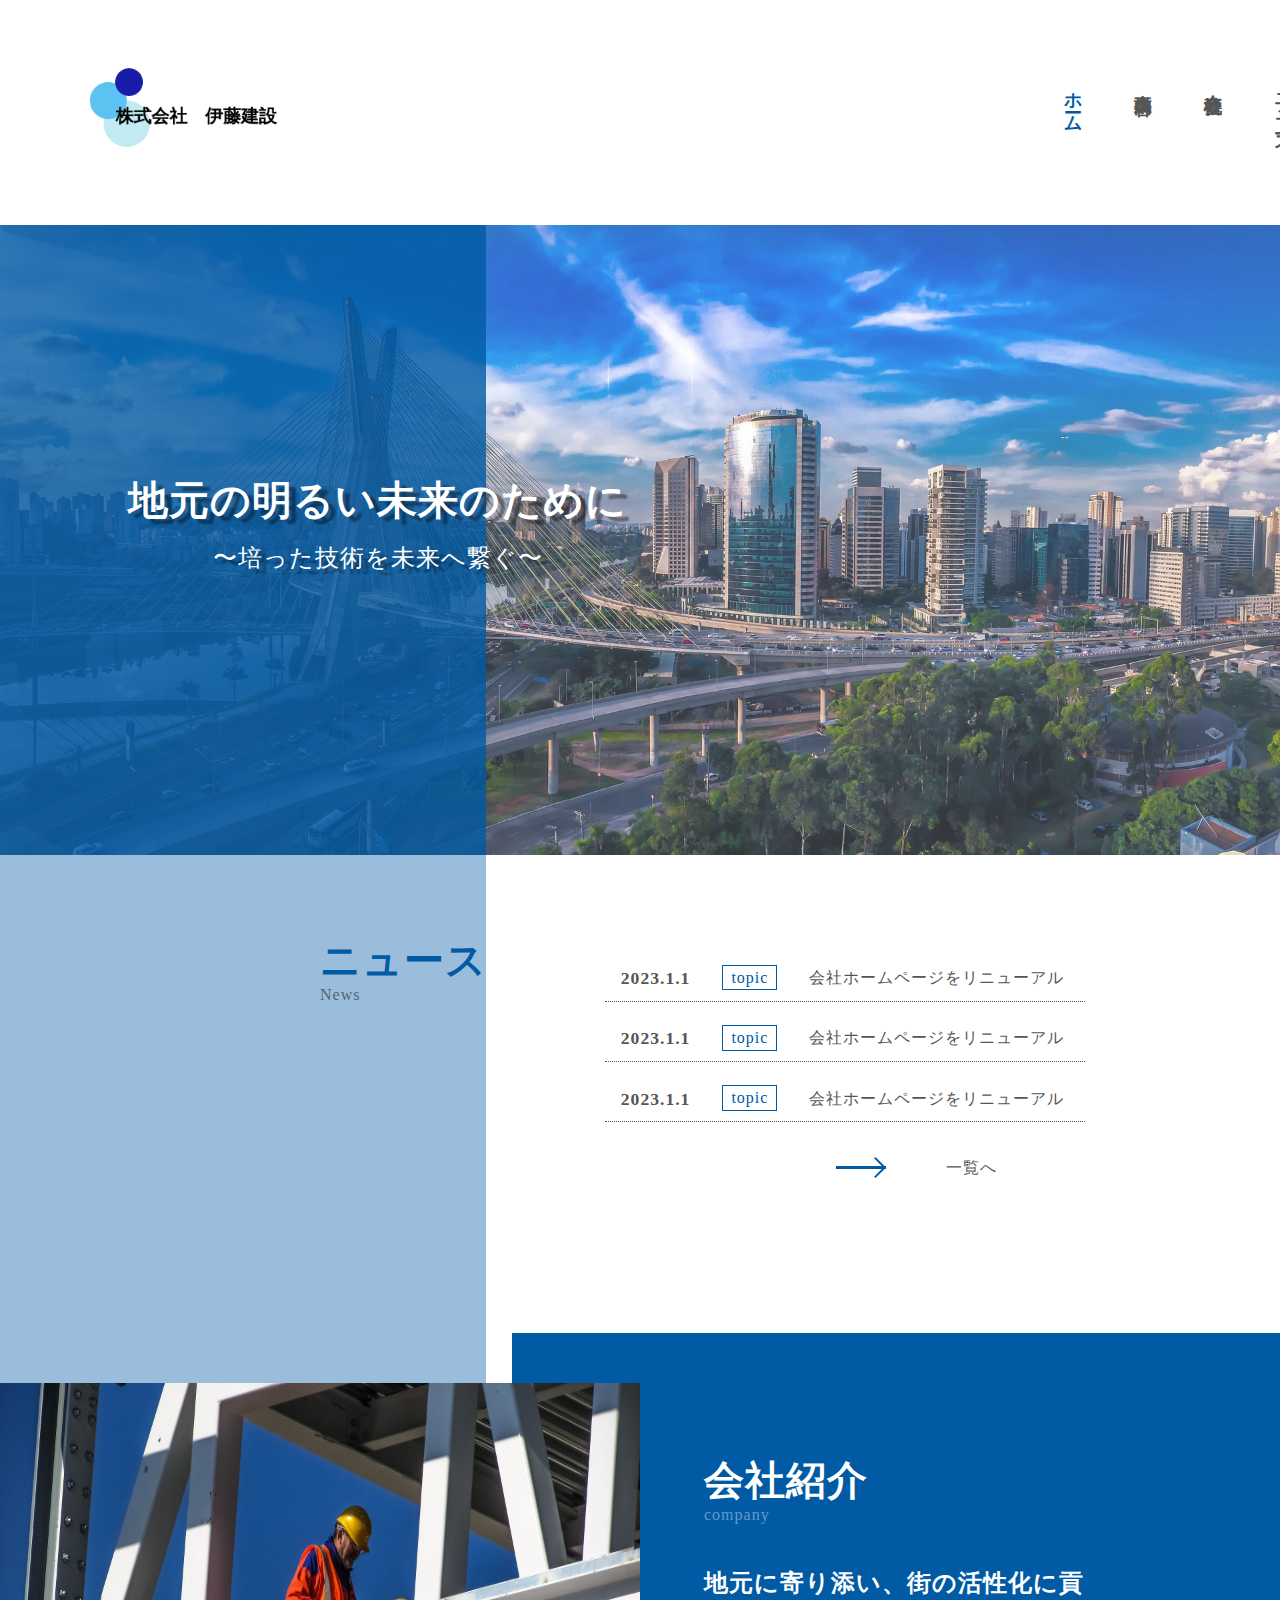
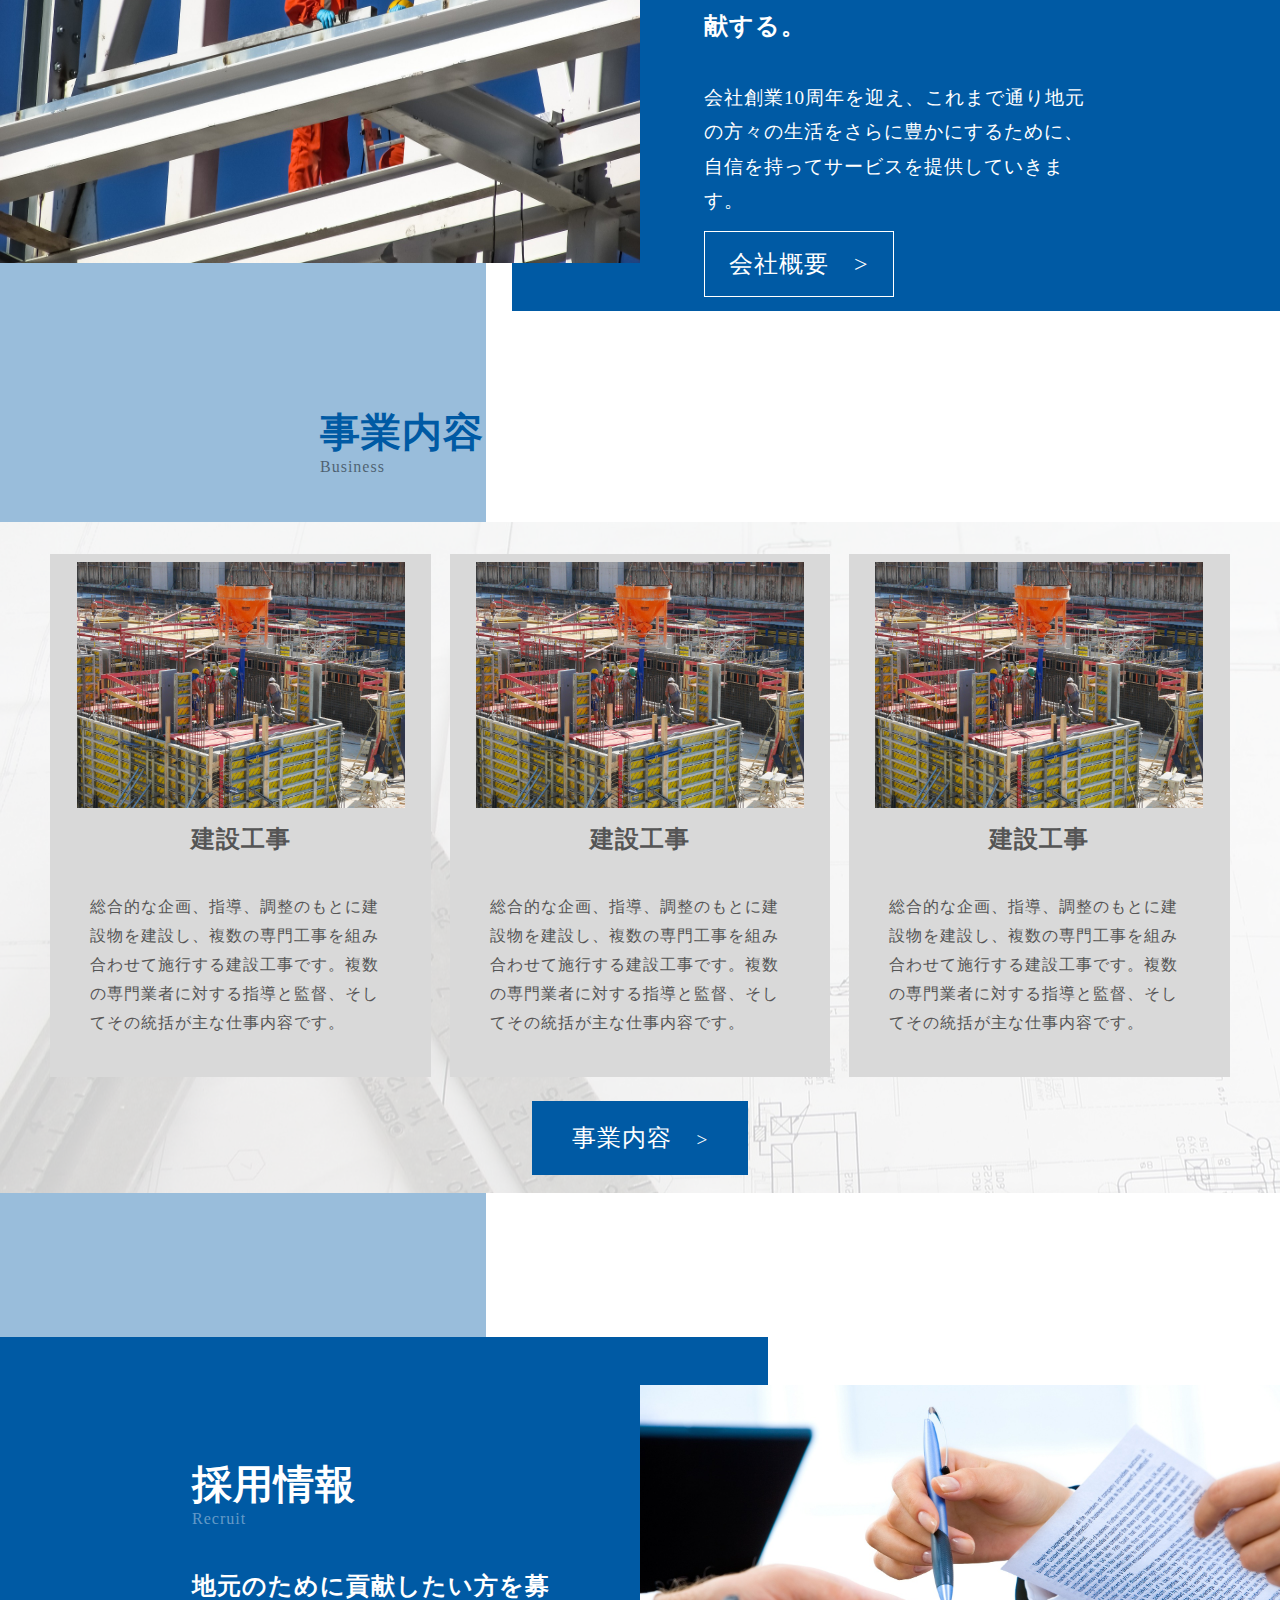
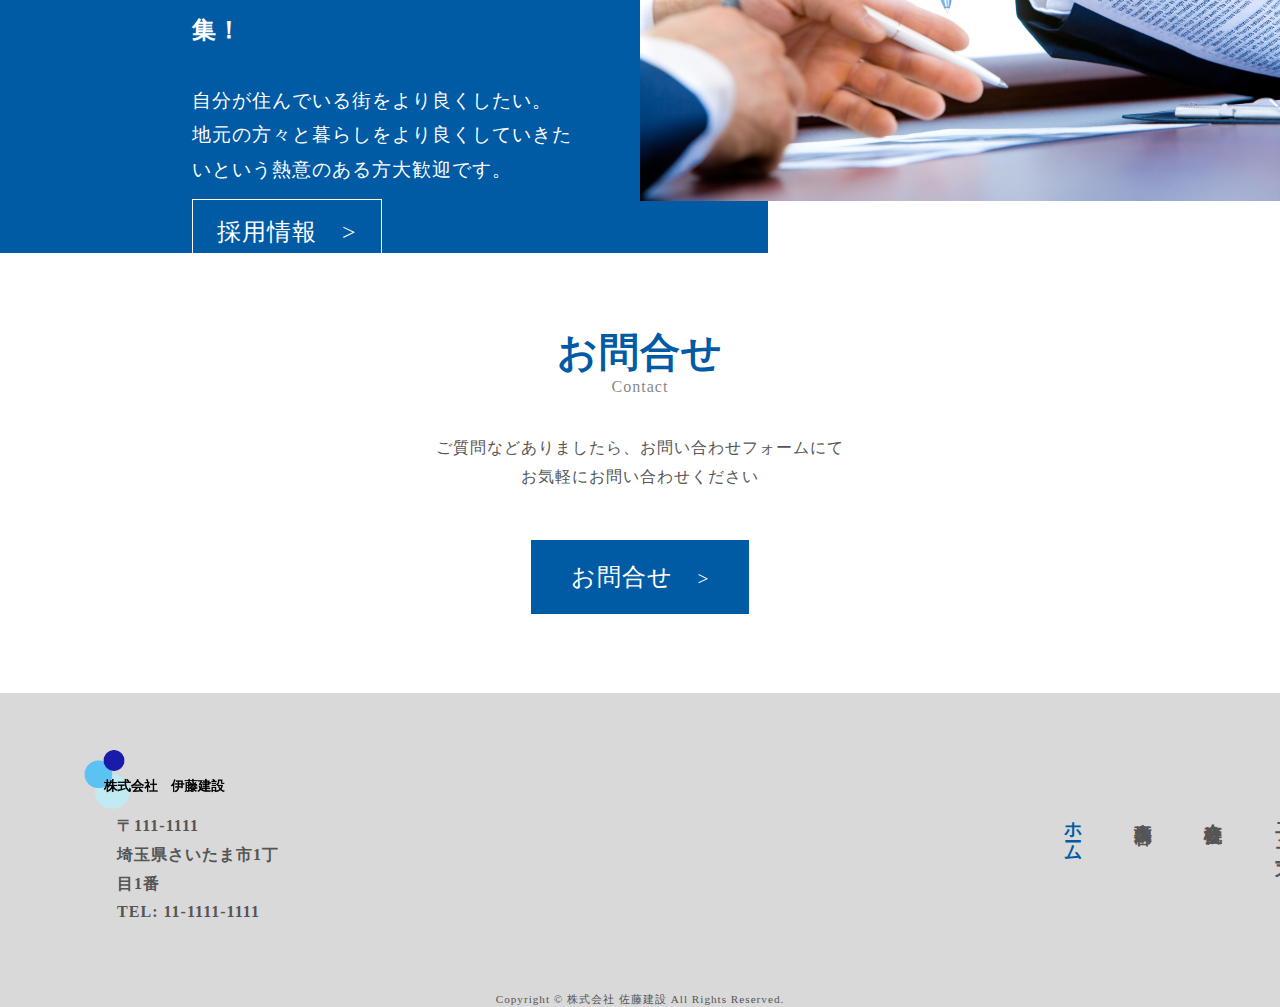
<file: index.html>
<!DOCTYPE html>
<html>
<head>
  <meta charset="UTF-8">
  <title>株式会社　伊藤建設</title>
  <meta name="description"
    content="【株式会社　伊藤建設】地元の未来、発展のために誠意を持ってサービスを提供しています。新築工事、リフォーム、外壁改修などお客様のニーズに全力でお答えします。">
  <meta name="keyword" content="建設、新築工事、リフォーム、外壁改修">
  <meta name="viewport" content="width=device-width, initial-scale=1.0">
  <meta property="og:url" content="https://ito-kensetsu.com">
  <meta property="og:type" content="website">
  <meta property="og:title" content="株式会社　伊藤建設">
  <meta property="og:description"
    content="【株式会社　伊藤建設】地元の未来、発展のために誠意を持ってサービスを提供しています。新築工事、リフォーム、外壁改修などお客様のニーズに全力でお答えします。">
  <meta property="og:image" content="https://ito-kensetsu.com/img/logo.png">
  <link rel="icon" href="favicon.png">
  <link rel="apple-touch-icon" sizes="180×180" href="img/logo.png">
  <link rel="stylesheet" type="text/css" href="css/reset.css">
  <link rel="stylesheet" type="text/css" href="css/common-main.css">
  <link rel="stylesheet" type="text/css" href="css/index.css">
</head>
<body>
  <header class="header" id="header">
    <div class="header-wrapper">
      <div class="header-wrapper__top">
        <div class="header-wrapper__top__logo">
          <a href="/">
            <img src="img/logo.png" alt="ロゴ画像">
          </a>
        </div>
        <nav class="header-wrapper__top__nav">
          <ul class="header-wrapper__top__nav__list">
            <li class="header-wrapper__top__nav__block__list__item">
              <a href="#" class="color">ホーム</a>
            </li>
            <li class="header-wrapper__top__nav__block__list__item">
              <a href="html/business.html">事業内容</a>
            </li>
            <li class="header-wrapper__top__nav__block__list__item">
              <a href="html/company.html">会社概要</a>
            </li>
            <li class="header-wrapper__top__nav__block__list__item">
              <a href="html/news.html">ニュース</a>
            </li>
            <li class="header-wrapper__top__nav__block__list__item">
              <a href="html/recruit.html">採用情報</a>
            </li>
          </ul>
        </nav>
      </div>
    </div>
  </header>
  <main>
    <section class="top" id="top">
      <div class="top-wrapper section __bg __bg__left">
        <div class="top-wrapper__ttl">
          <h1>地元の明るい未来のために</h1>
          <p>〜培った技術を未来へ繋ぐ〜</p>
        </div>
      </div>
    </section>
    <section class="news" id="news">
      <div class="news-wrapper">
        <div class="news-wrapper__left">
          <div class="news-wrapper__left__con">
            <h2 class="ttl">ニュース</h2>
            <small>News</small>
          </div>
        </div>
        <div class="news-wrapper__right">
          <div class="news-wrapper__right__con">
            <div class="news-wrapper__right__con__item">
              <p class="date">2023.1.1</p>
              <p><span>topic</span></p>
              <p>会社ホームページをリニューアル</p>
            </div>
            <div class="news-wrapper__right__con__item">
              <p class="date">2023.1.1</p>
              <p><span>topic</span></p>
              <p>会社ホームページをリニューアル</p>
            </div>
            <div class="news-wrapper__right__con__item">
              <p class="date">2023.1.1</p>
              <p><span>topic</span></p>
              <p>会社ホームページをリニューアル</p>
            </div>
            <div class="news-wrapper__right__con__btn">
              <a href="html/news.html">
                <span>一覧へ</span>
              </a>
          </div>
          </div>
        </div>
      </div>
    </section>
    <section class="company" id="company">
      <div class="company-wrapper">
        <div class="company-wrapper__block">
          <div class="company-wrapper__block__left__img">
            <img src="img/worker-img.jpg" alt="ワーカーの画像">
          </div>
          <div class="company-wrapper__block__right">
            <div class="company-wrapper__block__right__con">
              <div class="company-wrapper__block__right__con__txt">
                <h2 class="ttl">会社紹介</h2>
                <small>company</small>
                <h3>地元に寄り添い、街の活性化に貢献する。</h3>
                <p>会社創業10周年を迎え、これまで通り地元の方々の生活をさらに豊かにするために、自信を持ってサービスを提供していきます。</p>
                <div class="company-wrapper__block__right__btn">
                  <a href="html/company.html" class="btn__white">会社概要&emsp;<span>></span></a>
                </div>
              </div>
            </div>
          </div>
        </div>
      </div>
    </section>
    <section class="business" id="business">
      <div class="business-wrapper">
        <div class="business-wrapper__top">
          <h2 class="ttl">事業内容</h2>
          <small>Business</small>
        </div>
        <div class="business-wrapper__block">
          <div class="business-wrapper__block__con">
            <div class="business-wrapper__block__con__items">
              <div class="business-wrapper__block__con__item">
                <img src="img/construction-img.jpg" alt="工事現場の画像">
                <h2>建設工事</h2>
                <p>
                  総合的な企画、指導、調整のもとに建設物を建設し、複数の専門工事を組み合わせて施行する建設工事です。複数の専門業者に対する指導と監督、そしてその統括が主な仕事内容です。
                </p>
              </div>
              <div class="business-wrapper__block__con__item">
                <img src="img/construction-img.jpg" alt="工事現場の画像">
                <h2>建設工事</h2>
                <p>
                  総合的な企画、指導、調整のもとに建設物を建設し、複数の専門工事を組み合わせて施行する建設工事です。複数の専門業者に対する指導と監督、そしてその統括が主な仕事内容です。
                </p>
              </div>
              <div class="business-wrapper__block__con__item">
                <img src="img/construction-img.jpg" alt="工事現場の画像">
                <h2>建設工事</h2>
                <p>
                  総合的な企画、指導、調整のもとに建設物を建設し、複数の専門工事を組み合わせて施行する建設工事です。複数の専門業者に対する指導と監督、そしてその統括が主な仕事内容です。
                </p>
              </div>
            </div>
            <div class="business-wrapper__block__con__btn">
              <a href="html/business.html" class="btn__blue">事業内容&emsp;<span>></span></a>
            </div>
          </div>
        </div>
      </div>
    </section>
    <section class="recruit" id="recruit">
      <div class="recruit-wrapper">
        <div class="recruit-wrapper__block">
          <div class="recruit-wrapper__block__left">
            <div class="recruit-wrapper__block__left__con">
              <div class="recruit-wrapper__block__left__con__txt">
                <h2 class="ttl">採用情報</h2>
                <small>Recruit</small>
                <h3>地元のために貢献したい方を募集！</h3>
                <p>自分が住んでいる街をより良くしたい。
                地元の方々と暮らしをより良くしていきたいという熱意のある方大歓迎です。</p>
                <div class="recruit-wrapper__block__left__btn">
                  <a href="html/recruit.html" class="btn__white">採用情報&emsp;<span>></span></a>
                </div>
              </div>
            </div>
          </div>
          <div class="recruit-wrapper__block__right__img">
            <img src="img/Recruit-img.jpg" alt="話し合いの画像">
          </div>
        </div>
      </div>
    </section>
    <section class="contact" id="contact">
      <div class="contact-wrapper">
        <h2 class="ttl">お問合せ</h2>
        <small>Contact</small>
        <p>ご質問などありましたら、お問い合わせフォームにて<br>お気軽にお問い合わせください</p>
        <div class="contact-wrapper__block__con__btn">
          <a href="#" class="btn__blue">お問合せ&emsp;<span>></span></a>
        </div>
      </div>
    </section>
  </main>
  <footer class="footer" id="footer">
    <div class="footer-wrapper">
      <div class="footer-wrapper__top">
        <div class="footer-wrapper__top__logo">
          <a href="/">
            <img src="img/logo.png" alt="ロゴ画像">
          </a>
          <div class="footer-wrapper__add">
            <p>〒111-1111<br>埼玉県さいたま市1丁目1番<br>TEL: 11-1111-1111</p>
          </div>
        </div>
        <nav class="footer-wrapper__top__nav">
          <ul class="footer-wrapper__top__nav__list">
            <li class="footer-wrapper__top__nav__block__list__item">
              <a href="#" class="color">ホーム</a>
            </li>
            <li class="footer-wrapper__top__nav__block__list__item">
              <a href="html/business.html">事業内容</a>
            </li>
            <li class="footer-wrapper__top__nav__block__list__item">
              <a href="html/company.html">会社概要</a>
            </li>
            <li class="footer-wrapper__top__nav__block__list__item">
              <a href="html/news.html">ニュース</a>
            </li>
            <li class="footer-wrapper__top__nav__block__list__item">
              <a href="html/recruit.html">採用情報</a>
            </li>
          </ul>
        </nav>
      </div>
      <div class="footer__txt">
        <p>Copyright © 株式会社 佐藤建設 All Rights Reserved.</p>
      </div>
    </div>
  </footer>
</body>
</html>
</file>
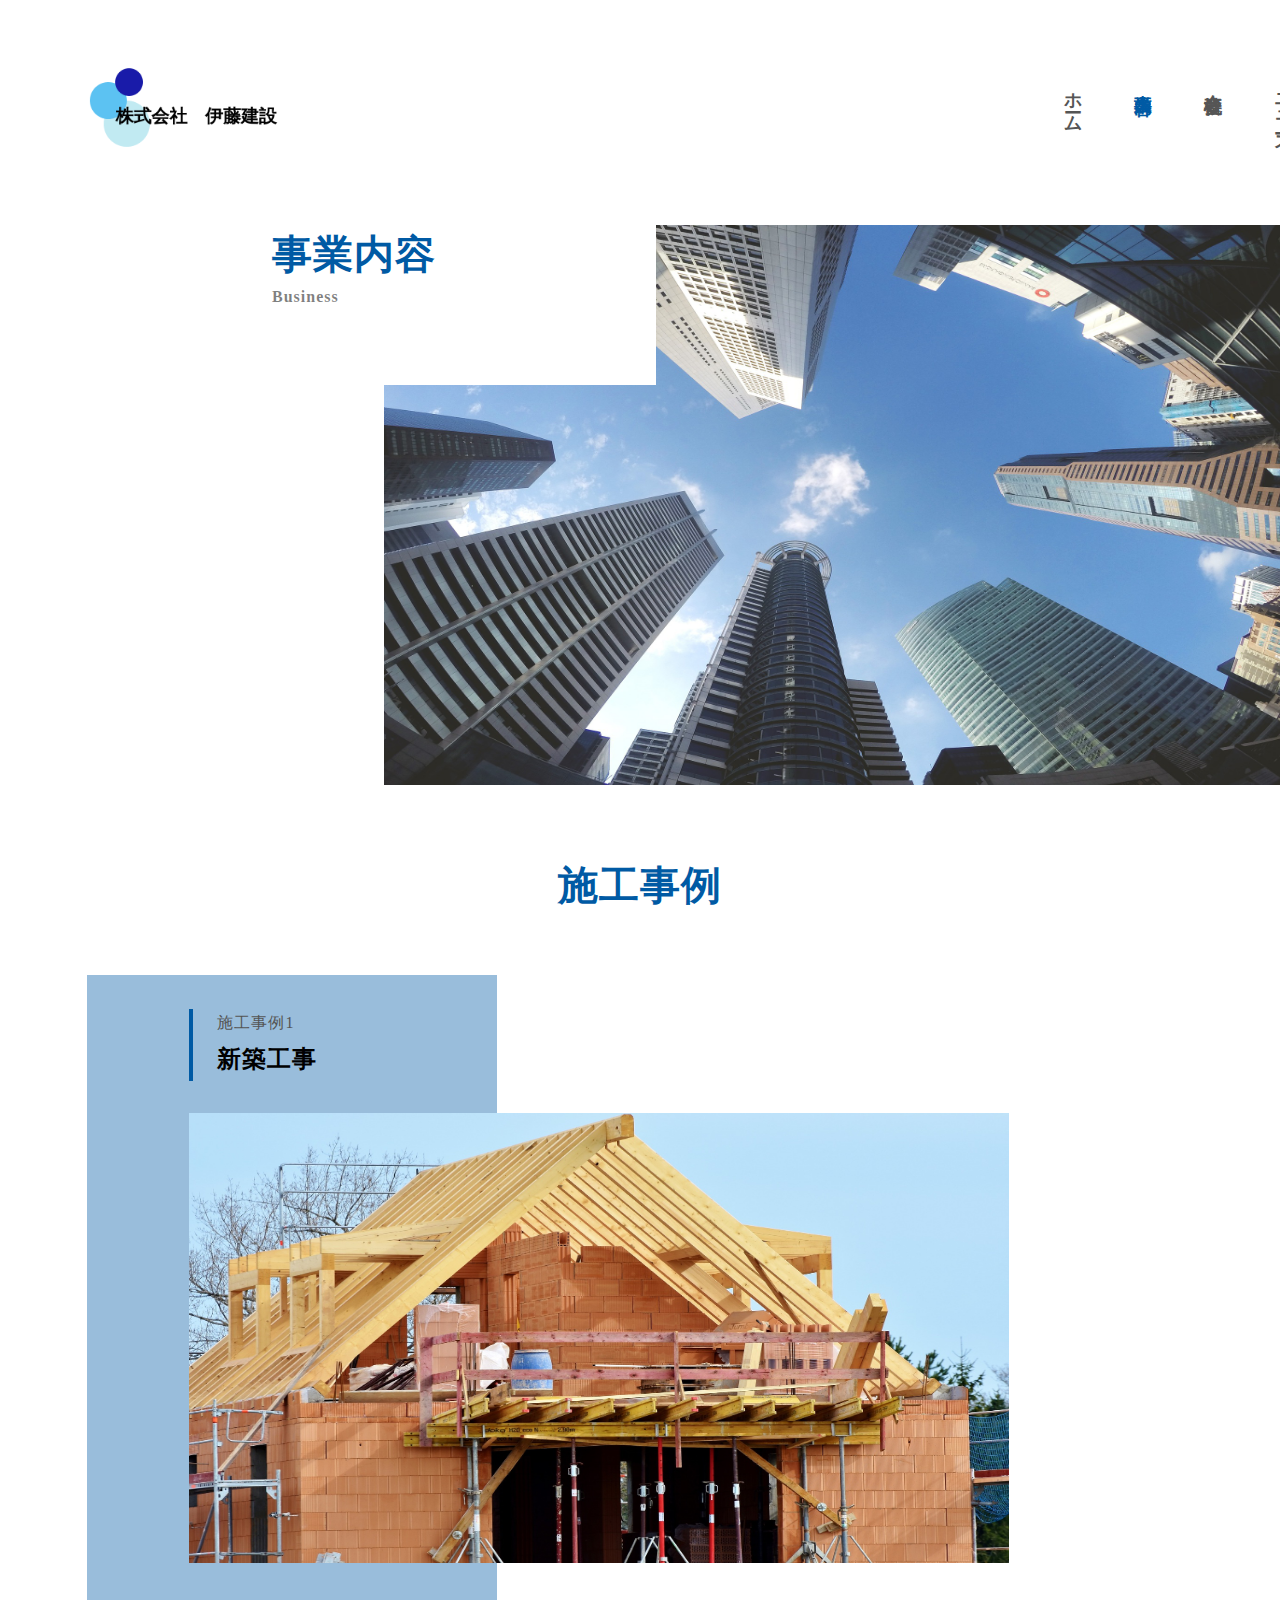
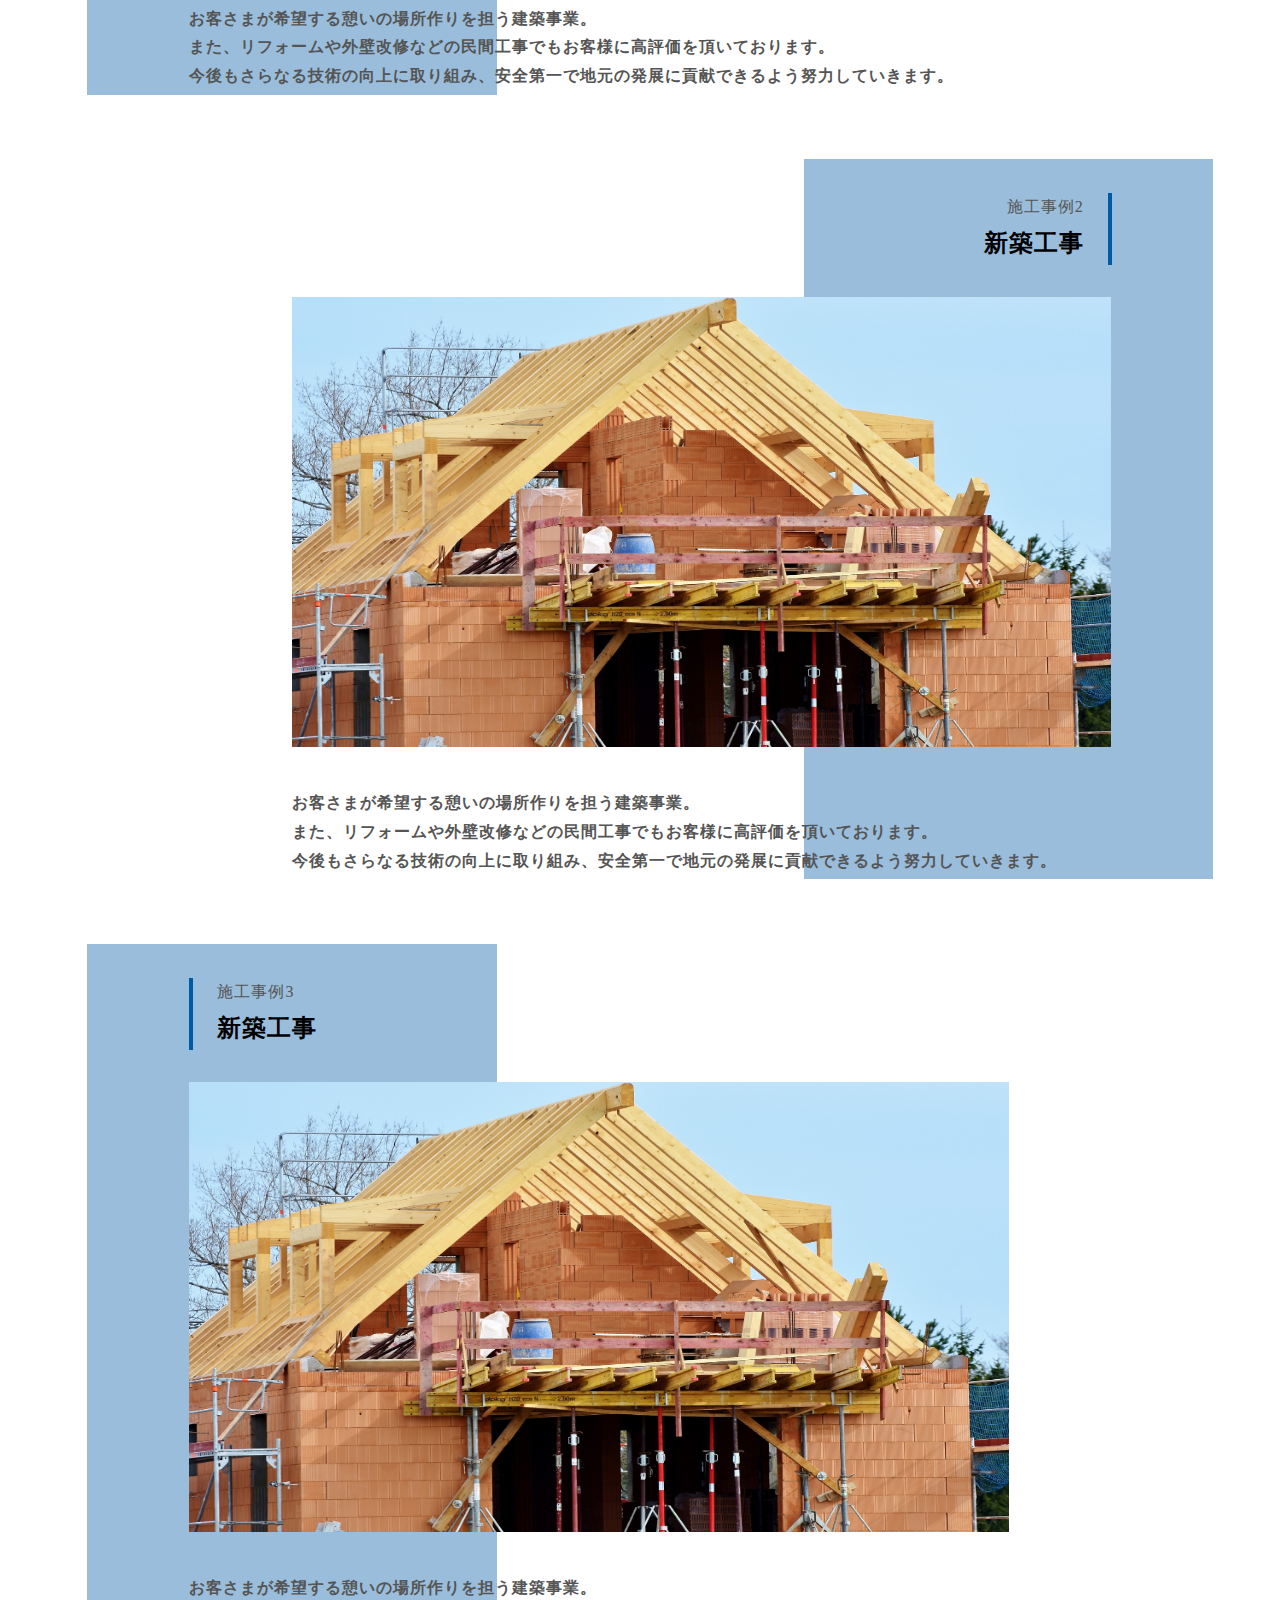
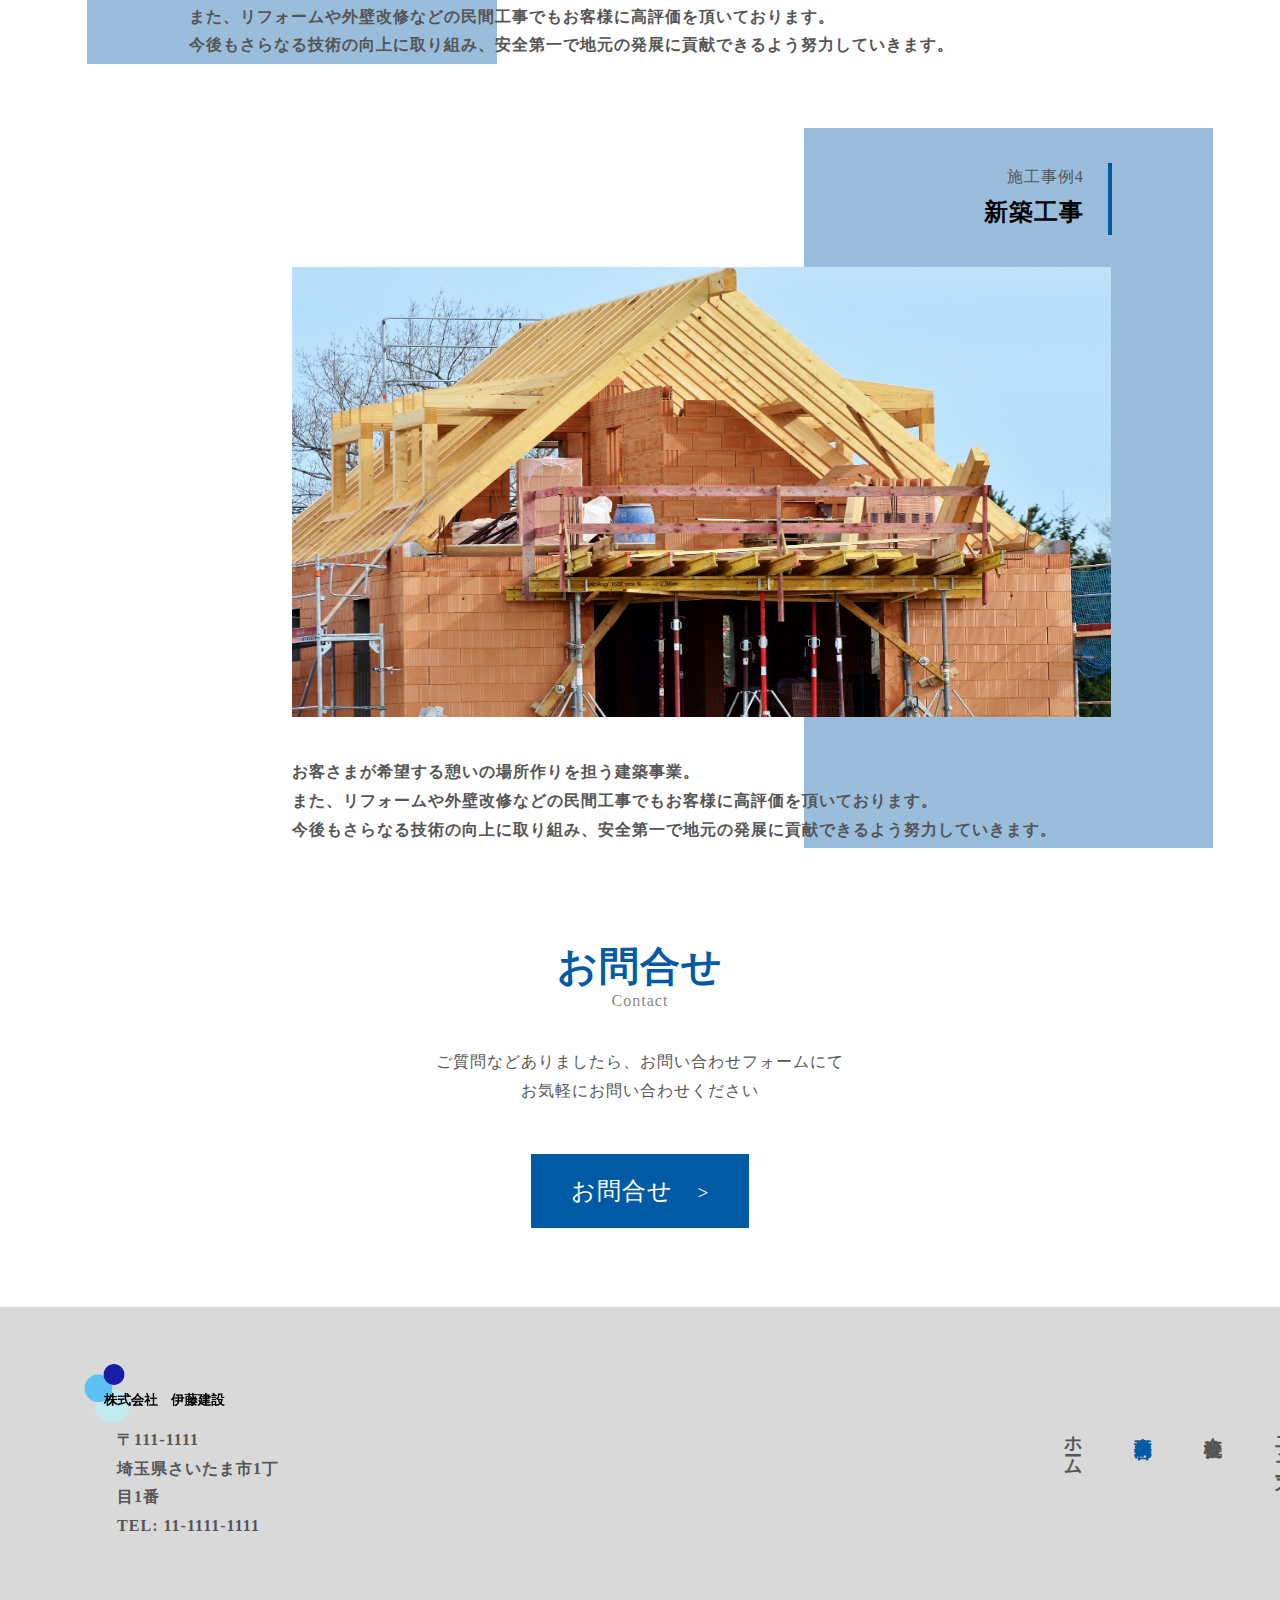
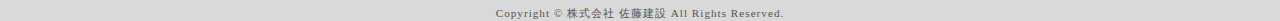
<file: html/business.html>
<!DOCTYPE html>
<html>
<head>
  <meta charset="UTF-8">
  <title>株式会社　伊藤建設</title>
  <meta name="description" content="【株式会社　伊藤建設】地元の未来、発展のために誠意を持ってサービスを提供しています。新築工事、リフォーム、外壁改修などお客様のニーズに全力でお答えします。">
  <meta name="keyword" content="建設、新築工事、リフォーム、外壁改修">
  <meta name="viewport" content="width=device-width, initial-scale=1.0">
  <meta property="og:url" content="https://ito-kensetsu.com">
  <meta property="og:type" content="website">
  <meta property="og:title" content="株式会社　伊藤建設">
  <meta property="og:description"
    content="【株式会社　伊藤建設】地元の未来、発展のために誠意を持ってサービスを提供しています。新築工事、リフォーム、外壁改修などお客様のニーズに全力でお答えします。">
  <meta property="og:image" content="https://ito-kensetsu.com/img/logo.png">
  <link rel="icon" href="../favicon.png">
  <link rel="apple-touch-icon" sizes="180×180" href="../img/logo.png">
  <link rel="stylesheet" type="text/css" href="../css/reset.css">
  <link rel="stylesheet" type="text/css" href="../css/common-main.css">
  <link rel="stylesheet" type="text/css" href="../css/common-sub.css">
  <link rel="stylesheet" type="text/css" href="../css/business.css">
</head>
<body>
  <header class="header" id="header">
    <div class="header-wrapper">
      <div class="header-wrapper__top">
        <div class="header-wrapper__top__logo">
          <a href="/">
            <img src="../img/logo.png" alt="ロゴ画像">
          </a>
        </div>
        <nav class="header-wrapper__top__nav">
          <ul class="header-wrapper__top__nav__list">
            <li class="header-wrapper__top__nav__block__list__item">
              <a href="../index.html">ホーム</a>
            </li>
            <li class="header-wrapper__top__nav__block__list__item">
              <a href="business.html" class="color">事業内容</a>
            </li>
            <li class="header-wrapper__top__nav__block__list__item">
              <a href="company.html">会社概要</a>
            </li>
            <li class="header-wrapper__top__nav__block__list__item">
              <a href="news.html">ニュース</a>
            </li>
            <li class="header-wrapper__top__nav__block__list__item">
              <a href="recruit.html">採用情報</a>
            </li>
          </ul>
        </nav>
      </div>
    </div>
    <div class="wrapper__top">
      <div class="top__wrapper">
        <h2 class="ttl">事業内容<small>Business</small></h2>
      </div>
      <div class="wrapper__img">
        <img src="../img/business_img.jpg">
      </div>
    </div>
  </header>
  <main>
    <section class="business" id="business">
      <div class="business-wrapper">
        <div class="business-wrapper__block">
          <div class="business-wrapper__block__ttl">
            <h2 class="ttl">施工事例</h2>
          </div>
          <div class="business-wrapper__block__con">
            <div class="business-wrapper__block__con__top">
              <span>施工事例1</span>
              <h3>新築工事</h3>
            </div>
            <div class="business-wrapper__block__con__img">
              <img src="../img/business-detail-img.jpg">
            </div>
            <div class="business-wrapper__block__con__txt">
              <p>
                お客さまが希望する憩いの場所作りを担う建築事業。<br>
                また、リフォームや外壁改修などの民間工事でもお客様に高評価を頂いております。<br>今後もさらなる技術の向上に取り組み、安全第一で地元の発展に貢献できるよう努力していきます。
              </p>
            </div>
          </div>
          <div class="business-wrapper__block__con __bg__rev">
            <div class="business-wrapper__block__con__top __rev__ttl">
              <span>施工事例2</span>
              <h3>新築工事</h3>
            </div>
            <div class="business-wrapper__block__con__img __rev__img">
              <img src="../img/business-detail-img.jpg">
            </div>
            <div class="business-wrapper__block__con__txt __rev__txt">
              <p>
                お客さまが希望する憩いの場所作りを担う建築事業。<br>
                また、リフォームや外壁改修などの民間工事でもお客様に高評価を頂いております。<br>今後もさらなる技術の向上に取り組み、安全第一で地元の発展に貢献できるよう努力していきます。
              </p>
            </div>
          </div>      
          <div class="business-wrapper__block__con">
            <div class="business-wrapper__block__con__top">
              <span>施工事例3</span>
              <h3>新築工事</h3>
            </div>
            <div class="business-wrapper__block__con__img">
              <img src="../img/business-detail-img.jpg">
            </div>
            <div class="business-wrapper__block__con__txt">
              <p>
                お客さまが希望する憩いの場所作りを担う建築事業。<br>
                また、リフォームや外壁改修などの民間工事でもお客様に高評価を頂いております。<br>今後もさらなる技術の向上に取り組み、安全第一で地元の発展に貢献できるよう努力していきます。
              </p>
            </div>
          </div>
          <div class="business-wrapper__block__con __bg__rev">
            <div class="business-wrapper__block__con__top __rev__ttl">
              <span>施工事例4</span>
              <h3>新築工事</h3>
            </div>
            <div class="business-wrapper__block__con__img __rev__img">
              <img src="../img/business-detail-img.jpg">
            </div>
            <div class="business-wrapper__block__con__txt __rev__txt">
              <p>
                お客さまが希望する憩いの場所作りを担う建築事業。<br>
                また、リフォームや外壁改修などの民間工事でもお客様に高評価を頂いております。<br>今後もさらなる技術の向上に取り組み、安全第一で地元の発展に貢献できるよう努力していきます。
              </p>
            </div>
          </div>
        </div>
      </div>
    </section>
    <section class="contact" id="contact">
      <div class="contact-wrapper">
        <h2 class="ttl">お問合せ</h2>
        <small>Contact</small>
        <p>ご質問などありましたら、お問い合わせフォームにて<br>お気軽にお問い合わせください</p>
        <div class="contact-wrapper__block__con__btn">
          <a href="#" class="btn__blue">お問合せ&emsp;<span>></span></a>
        </div>
      </div>
    </section>
  </main>
  <footer class="footer" id="footer">
    <div class="footer-wrapper">
      <div class="footer-wrapper__top">
        <div class="footer-wrapper__top__logo">
          <a href="/">
            <img src="../img/logo.png" alt="ロゴ画像">
          </a>
          <div class="footer-wrapper__add">
            <p>〒111-1111<br>埼玉県さいたま市1丁目1番<br>TEL: 11-1111-1111</p>
          </div>
        </div>
        <nav class="footer-wrapper__top__nav">
          <ul class="footer-wrapper__top__nav__list">
            <li class="footer-wrapper__top__nav__block__list__item">
              <a href="#">ホーム</a>
            </li>
            <li class="footer-wrapper__top__nav__block__list__item">
              <a href="business.html" class="color">事業内容</a>
            </li>
            <li class="footer-wrapper__top__nav__block__list__item">
              <a href="company.html">会社概要</a>
            </li>
            <li class="footer-wrapper__top__nav__block__list__item">
              <a href="news.html">ニュース</a>
            </li>
            <li class="footer-wrapper__top__nav__block__list__item">
              <a href="recruit.htmls">採用情報</a>
            </li>
          </ul>
        </nav>
      </div>
      <div class="footer__txt">
        <p>Copyright © 株式会社 佐藤建設 All Rights Reserved.</p>
      </div>
    </div>
  </footer>
</body>
</html>
</file>
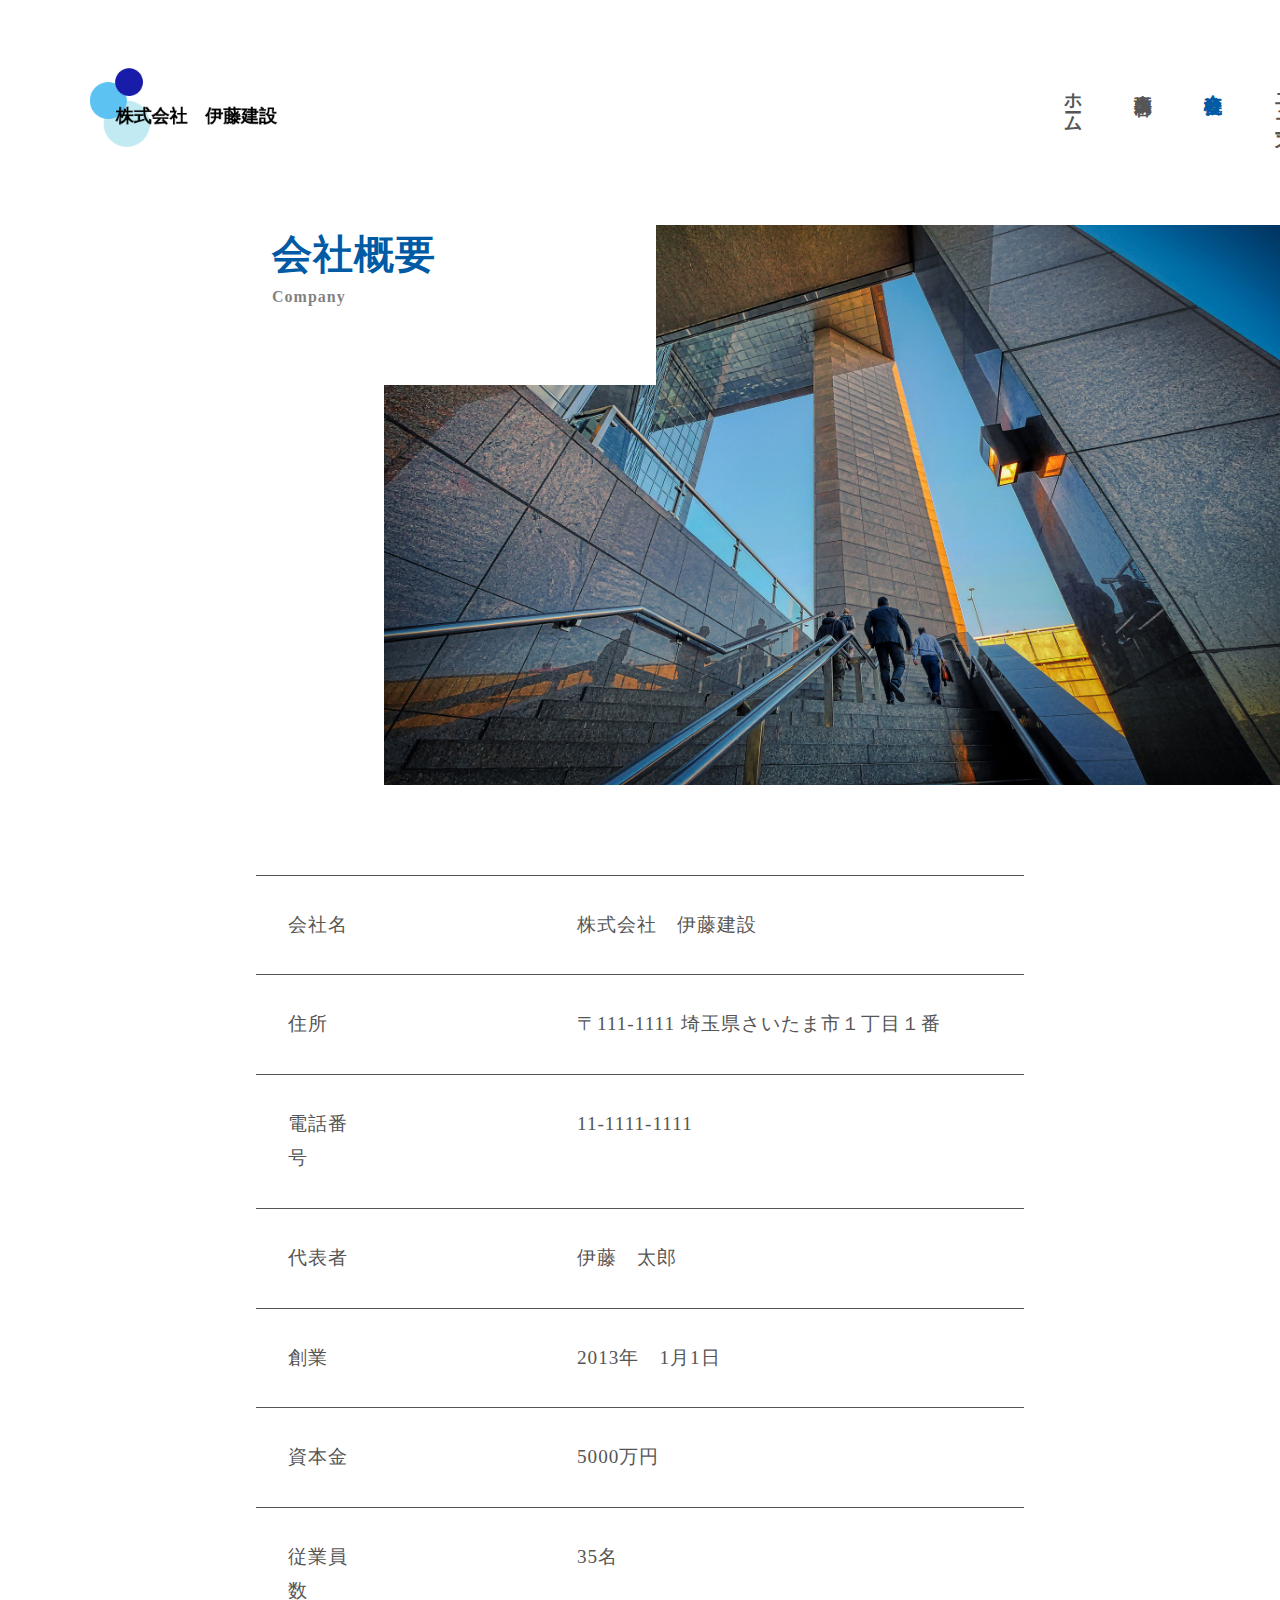
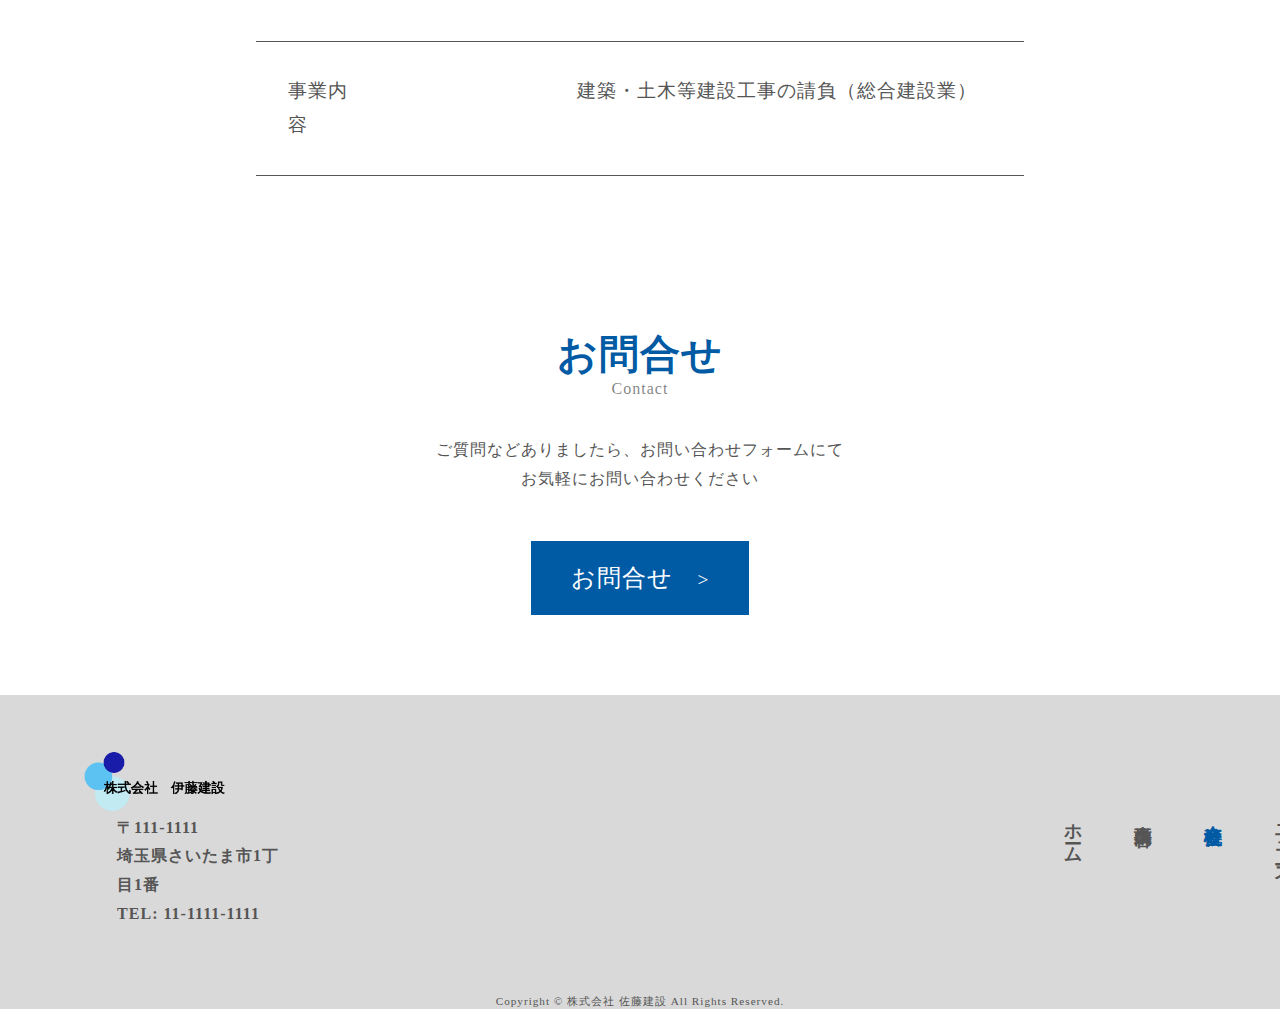
<file: html/company.html>
<!DOCTYPE html>
<html>
<head>
  <meta charset="UTF-8">
  <title>株式会社　伊藤建設</title>
  <meta name="description" content="【株式会社　伊藤建設】地元の未来、発展のために誠意を持ってサービスを提供しています。新築工事、リフォーム、外壁改修などお客様のニーズに全力でお答えします。">
  <meta name="keyword" content="建設、新築工事、リフォーム、外壁改修">
  <meta name="viewport" content="width=device-width, initial-scale=1.0">
  <meta property="og:url" content="https://ito-kensetsu.com">
  <meta property="og:type" content="website">
  <meta property="og:title" content="株式会社　伊藤建設">
  <meta property="og:description"
    content="【株式会社　伊藤建設】地元の未来、発展のために誠意を持ってサービスを提供しています。新築工事、リフォーム、外壁改修などお客様のニーズに全力でお答えします。">
  <meta property="og:image" content="https://ito-kensetsu.com/img/logo.png">
  <link rel="icon" href="../favicon.png">
  <link rel="apple-touch-icon" sizes="180×180" href="img/logo.png">
  <link rel="stylesheet" type="text/css" href="../css/reset.css">
  <link rel="stylesheet" type="text/css" href="../css/common-main.css">
  <link rel="stylesheet" type="text/css" href="../css/common-sub.css">
  <link rel="stylesheet" type="text/css" href="../css/company.css">
</head>
  <body>
    <header class="header" id="header">
      <div class="header-wrapper">
        <div class="header-wrapper__top">
          <div class="header-wrapper__top__logo">
            <a href="/">
              <img src="../img/logo.png" alt="ロゴ画像">
            </a>
          </div>
          <nav class="header-wrapper__top__nav">
            <ul class="header-wrapper__top__nav__list">
              <li class="header-wrapper__top__nav__block__list__item">
                <a href="../index.html">ホーム</a>
              </li>
              <li class="header-wrapper__top__nav__block__list__item">
                <a href="business.html">事業内容</a>
              </li>
              <li class="header-wrapper__top__nav__block__list__item">
                <a href="company.html" class="color">会社概要</a>
              </li>
              <li class="header-wrapper__top__nav__block__list__item">
                <a href="news.html">ニュース</a>
              </li>
              <li class="header-wrapper__top__nav__block__list__item">
                <a href="recruit.html">採用情報</a>
              </li>
            </ul>
          </nav>
        </div>
      </div>
      <div class="wrapper__top">
        <div class="top__wrapper">
          <h2 class="ttl">会社概要<small>Company</small></h2>
        </div>
        <div class="wrapper__img">
          <img src="../img/company-img.jpg">
        </div>
      </div>
    </header>
    <main>
      <section class="company" id="company">
        <div class="company-wrapper">
          <div class="company-wrapper__block">
            <ul class="company-wrapper__list">
              <li class="company-wrapper__list__item">
                <span>会社名</span>
                <p>株式会社　伊藤建設</p>
              </li>
              <li class="company-wrapper__list__item">
                <span>住所</span>
                <p>〒111-1111
                埼玉県さいたま市１丁目１番</p>
              </li>
              <li class="company-wrapper__list__item">
                <span>電話番号</span>
                <p>11-1111-1111</p>
              </li>
              <li class="company-wrapper__list__item">
                <span>代表者</span>
                <p>伊藤　太郎</p>
              </li>
              <li class="company-wrapper__list__item">
                <span>創業</span>
                <p>2013年　1月1日</p>
              </li>
              <li class="company-wrapper__list__item">
                <span>資本金</span>
                <p>5000万円</p>
              </li>
              <li class="company-wrapper__list__item">
                <span>従業員数</span>
                <p>35名</p>
              </li>
              <li class="company-wrapper__list__item">
                <span>事業内容</span>
                <p>建築・土木等建設工事の請負（総合建設業）</p>
              </li>
            </ul>
          </div>
        </div>
      </section>
      <section class="contact" id="contact">
        <div class="contact-wrapper">
          <h2 class="ttl">お問合せ</h2>
          <small>Contact</small>
          <p>ご質問などありましたら、お問い合わせフォームにて<br>お気軽にお問い合わせください</p>
          <div class="contact-wrapper__block__con__btn">
            <a href="#" class="btn__blue">お問合せ&emsp;<span>></span></a>
          </div>
        </div>
      </section>
    </main>
    <footer class="footer" id="footer">
      <div class="footer-wrapper">
        <div class="footer-wrapper__top">
          <div class="footer-wrapper__top__logo">
            <a href="/">
              <img src="../img/logo.png" alt="ロゴ画像">
            </a>
            <div class="footer-wrapper__add">
              <p>〒111-1111<br>埼玉県さいたま市1丁目1番<br>TEL: 11-1111-1111</p>
            </div>
          </div>
          <nav class="footer-wrapper__top__nav">
            <ul class="footer-wrapper__top__nav__list">
              <li class="footer-wrapper__top__nav__block__list__item">
                <a href="#">ホーム</a>
              </li>
              <li class="footer-wrapper__top__nav__block__list__item">
                <a href="business.html">事業内容</a>
              </li>
              <li class="footer-wrapper__top__nav__block__list__item">
                <a href="company.html" class="color">会社概要</a>
              </li>
              <li class="footer-wrapper__top__nav__block__list__item">
                <a href="news.html">ニュース</a>
              </li>
              <li class="footer-wrapper__top__nav__block__list__item">
                <a href="recruit.htmls">採用情報</a>
              </li>
            </ul>
          </nav>
        </div>
        <div class="footer__txt">
          <p>Copyright © 株式会社 佐藤建設 All Rights Reserved.</p>
        </div>
      </div>
    </footer>
  </body>
</html>
</file>
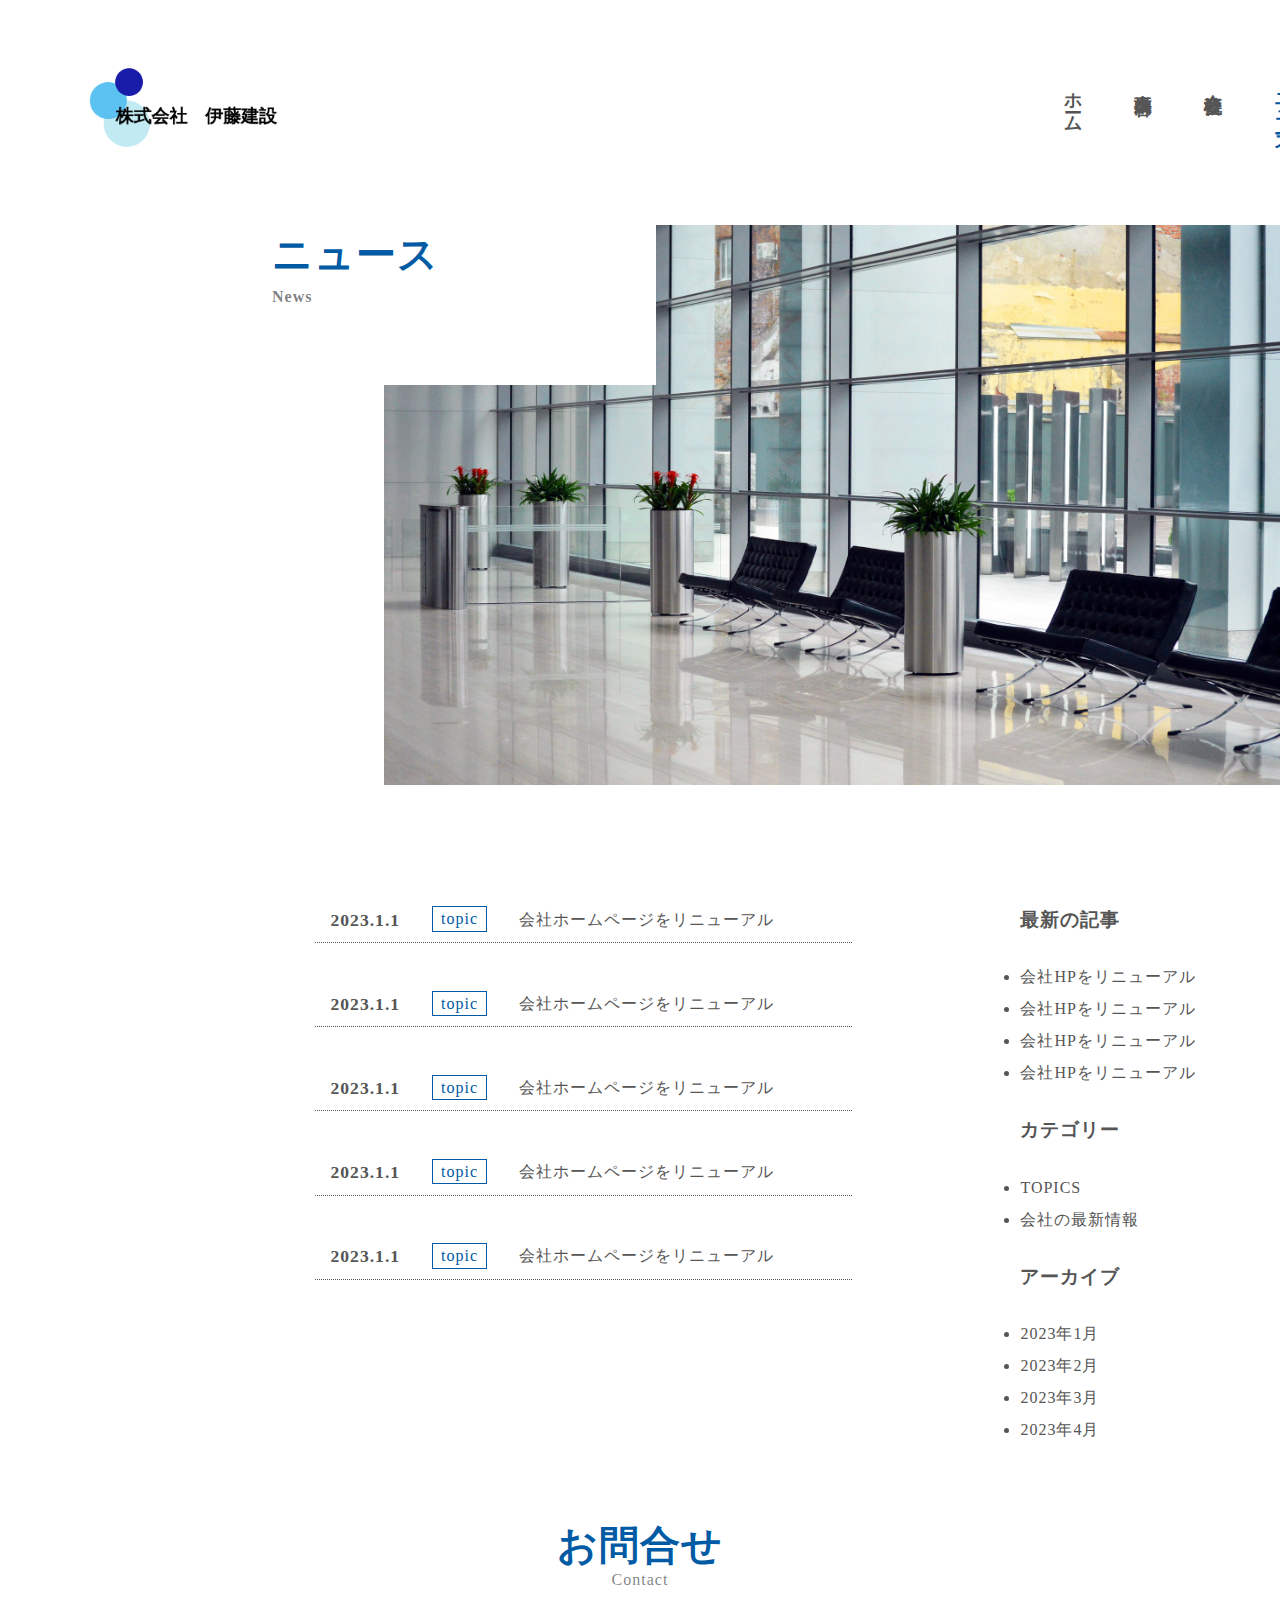
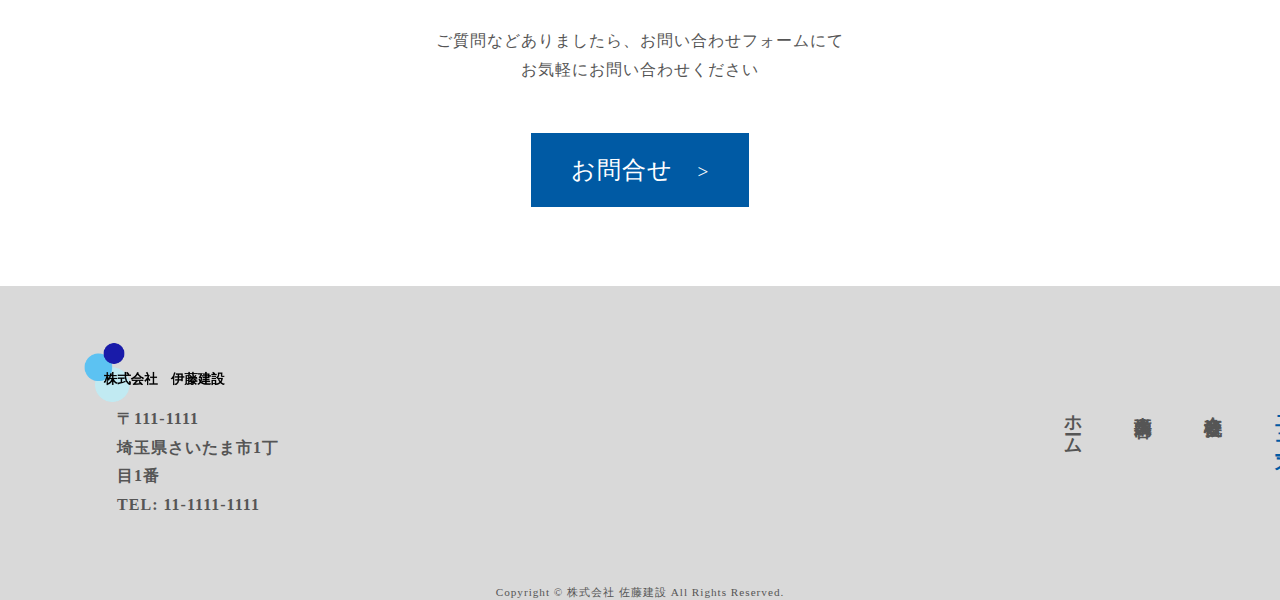
<file: html/news.html>
<!DOCTYPE html>
<html>
<head>
  <meta charset="UTF-8">
  <title>株式会社　伊藤建設</title>
  <meta name="description" content="【株式会社　伊藤建設】地元の未来、発展のために誠意を持ってサービスを提供しています。新築工事、リフォーム、外壁改修などお客様のニーズに全力でお答えします。">
  <meta name="keyword" content="建設、新築工事、リフォーム、外壁改修">
  <meta name="viewport" content="width=device-width, initial-scale=1.0">
  <meta property="og:url" content="https://ito-kensetsu.com">
  <meta property="og:type" content="website">
  <meta property="og:title" content="株式会社　伊藤建設">
  <meta property="og:description"
    content="【株式会社　伊藤建設】地元の未来、発展のために誠意を持ってサービスを提供しています。新築工事、リフォーム、外壁改修などお客様のニーズに全力でお答えします。">
  <meta property="og:image" content="https://ito-kensetsu.com/img/logo.png">
  <link rel="icon" href="../favicon.png">
  <link rel="apple-touch-icon" sizes="180×180" href="img/logo.png">
  <link rel="stylesheet" type="text/css" href="../css/reset.css">
  <link rel="stylesheet" type="text/css" href="../css/common-main.css">
  <link rel="stylesheet" type="text/css" href="../css/common-sub.css">
  <link rel="stylesheet" type="text/css" href="../css/news.css">
</head>
<body>
  <header class="header" id="header">
    <div class="header-wrapper">
      <div class="header-wrapper__top">
        <div class="header-wrapper__top__logo">
          <a href="/">
            <img src="../img/logo.png" alt="ロゴ画像">
          </a>
        </div>
        <nav class="header-wrapper__top__nav">
          <ul class="header-wrapper__top__nav__list">
            <li class="header-wrapper__top__nav__block__list__item">
              <a href="../index.html">ホーム</a>
            </li>
            <li class="header-wrapper__top__nav__block__list__item">
              <a href="business.html">事業内容</a>
            </li>
            <li class="header-wrapper__top__nav__block__list__item">
              <a href="company.html">会社概要</a>
            </li>
            <li class="header-wrapper__top__nav__block__list__item">
              <a href="news.html" class="color">ニュース</a>
            </li>
            <li class="header-wrapper__top__nav__block__list__item">
              <a href="recruit.html">採用情報</a>
            </li>
          </ul>
        </nav>
      </div>
    </div>
    <div class="wrapper__top">
      <div class="top__wrapper">
        <h2 class="ttl">ニュース<small>News</small></h2>
      </div>
      <div class="wrapper__img">
        <img src="../img/news-img.jpg">
      </div>
    </div>
  </header>
  <main>
    <section class="news" id="news">
      <div class="news-wrapper">
        <div class="news-wrapper__block">
          <div class="news-wrapper__block__con">
            <div class="news-wrapper__block__con__item">
              <p class="date">2023.1.1</p>
              <p><span>topic</span></p>
              <p>会社ホームページをリニューアル</p>
            </div>
            <div class="news-wrapper__block__con__item">
              <p class="date">2023.1.1</p>
              <p><span>topic</span></p>
              <p>会社ホームページをリニューアル</p>
            </div>
            <div class="news-wrapper__block__con__item">
              <p class="date">2023.1.1</p>
              <p><span>topic</span></p>
              <p>会社ホームページをリニューアル</p>
            </div>
            <div class="news-wrapper__block__con__item">
              <p class="date">2023.1.1</p>
              <p><span>topic</span></p>
              <p>会社ホームページをリニューアル</p>
            </div>
            <div class="news-wrapper__block__con__item">
              <p class="date">2023.1.1</p>
              <p><span>topic</span></p>
              <p>会社ホームページをリニューアル</p>
            </div>
          </div>
          <div class="news-wrapper__side">
            <div class="news-wrapper__side__con">
              <ul class="news-wrapper__side__con__list">
                <h3>最新の記事</h3>
                <li class="news-wrapper__side__con__list__item">
                  <p>会社HPをリニューアル</p>
                </li>
                <li class="news-wrapper__side__con__list__item">
                  <p>会社HPをリニューアル</p>
                </li>
                <li class="news-wrapper__side__con__list__item">
                  <p>会社HPをリニューアル</p>
                </li>
                <li class="news-wrapper__side__con__list__item">
                  <p>会社HPをリニューアル</p>
                </li>
              </ul>
              <ul class="news-wrapper__side__con__list">
                <h3>カテゴリー</h3>
                <li class="news-wrapper__side__con__list__item">
                  <p>TOPICS</p>
                </li>
                <li class="news-wrapper__side__con__list__item">
                  <p>会社の最新情報</p>
                </li>
              </ul>
              <ul class="news-wrapper__side__con__list">
                <h3>アーカイブ</h3>
                <li class="news-wrapper__side__con__list__item">
                  <p>2023年1月</p>
                </li>
                <li class="news-wrapper__side__con__list__item">
                  <p>2023年2月</p>
                </li>
                <li class="news-wrapper__side__con__list__item">
                  <p>2023年3月</p>
                </li>
                <li class="news-wrapper__side__con__list__item">
                  <p>2023年4月</p>
                </li>
              </ul>
            </div>
          </div>
        </div>
      </div>
    </section>
    <section class="contact" id="contact">
      <div class="contact-wrapper">
        <h2 class="ttl">お問合せ</h2>
        <small>Contact</small>
        <p>ご質問などありましたら、お問い合わせフォームにて<br>お気軽にお問い合わせください</p>
        <div class="contact-wrapper__block__con__btn">
          <a href="#" class="btn__blue">お問合せ&emsp;<span>></span></a>
        </div>
      </div>
    </section>
  </main>
  <footer class="footer" id="footer">
    <div class="footer-wrapper">
      <div class="footer-wrapper__top">
        <div class="footer-wrapper__top__logo">
          <a href="/">
            <img src="../img/logo.png" alt="ロゴ画像">
          </a>
          <div class="footer-wrapper__add">
            <p>〒111-1111<br>埼玉県さいたま市1丁目1番<br>TEL: 11-1111-1111</p>
          </div>
        </div>
        <nav class="footer-wrapper__top__nav">
          <ul class="footer-wrapper__top__nav__list">
            <li class="footer-wrapper__top__nav__block__list__item">
              <a href="#">ホーム</a>
            </li>
            <li class="footer-wrapper__top__nav__block__list__item">
              <a href="business.html">事業内容</a>
            </li>
            <li class="footer-wrapper__top__nav__block__list__item">
              <a href="company.html">会社概要</a>
            </li>
            <li class="footer-wrapper__top__nav__block__list__item">
              <a href="news.html" class="color">ニュース</a>
            </li>
            <li class="footer-wrapper__top__nav__block__list__item">
              <a href="recruit.html">採用情報</a>
            </li>
          </ul>
        </nav>
      </div>
      <div class="footer__txt">
        <p>Copyright © 株式会社 佐藤建設 All Rights Reserved.</p>
      </div>
    </div>
  </footer>
</body>
</html>
</file>
<file: css/common-main.css>
@charset "UTF-8";

html {
  font-size: 16px;
  --main-color: #005aa4;
}

body {
  line-height: 1.8;
  letter-spacing: 1px;
  word-break: break-all;
  color: #555;
}

a {
  text-decoration: none;
  color: #555;
}

li {
  list-style: none;
}

.color {
  color: var(--main-color);
}

.ttl {
  font-size: 2.5rem;
  color: var(--main-color);
  line-height: 1;
}

small {
  display: inline;
  font-size: 1rem;
  color: rgba(0, 0, 0, 0.5);
}

.header-wrapper {
  width: 90%;
}

.header-wrapper__top {
  display: flex;
  justify-content: space-between;
  align-items: center;
  width: 100%;
  height: 25vh;
}

.header-wrapper__top__logo {
  width: 20%;
  margin-left: 6%;
}

.header-wrapper__top__logo img {
  width: 100%;
}

.header-wrapper__top__nav {
  width: 10%;
}

.header-wrapper__top__nav__list {
  display: flex;
  justify-content: space-evenly;
}

.header-wrapper__top__nav__block__list__item {
  writing-mode: vertical-rl;
  margin: 1.2rem;
  font-size: 1.1rem;
  font-weight: 700;
}

.header-wrapper__top__nav__block__list__item:hover {
  opacity: 0.7;
}

.btn__white {
  font-size: 1.5rem;
  color: #ffffff;
  border: 1px solid #ffffff;
  padding: 1.2rem 1.5rem;
}

.btn__white:hover {
  opacity: 0.7;
}

.btn__white span {
  font-size: 1.5rem;
}

.btn__blue {
  position: relative;
  font-size: 1.5rem;
  width: 8rem;
  background-color: var(--main-color);
  padding: 1.5rem 2.5rem;
  color: #ffffff;
  z-index: 3;
}

.btn__blue span {
  font-size: 1.2rem;
  color: #ffffff;
}

.btn__blue:hover {
  opacity: 0.7;
}

/* CONTACT */
.contact-wrapper {
  text-align: center;
  margin-top: 5rem;
  height: 40vh;
}

.contact-wrapper p {
  margin-top: 2rem;
}

.contact-wrapper__block__con__btn {
  margin-top: 4rem;
}

/* FOOTER */
.footer-wrapper {
  background-color: #D9D9D9;
}

.footer-wrapper__top {
  display: flex;
  justify-content: space-between;
  align-items: center;
  width: 90%;
}

.footer-wrapper__top__logo {
  width: 15%;
  margin-left: 6%;
}

.footer-wrapper__top__logo img {
  width: 100%;
}

.footer-wrapper__top__nav {
  width: 10%;
}

.footer-wrapper__top__nav__list {
  display: flex;
  justify-content: space-evenly;
}

.footer-wrapper__top__nav__block__list__item {
  writing-mode: vertical-rl;
  margin: 1.2rem;
  font-size: 1.1rem;
  font-weight: 700;
}

.footer-wrapper__top__nav__block__list__item:hover {
  opacity: 0.7;
}

.footer__txt {
  text-align: center;
  font-size: 0.7rem;
}

.footer__txt p {
  padding: 0.5rem;
  line-height: 0;
}

.footer-wrapper__add {
  position: relative;
  bottom: 4rem;
  left: 3rem;
}

.footer-wrapper__add p {
  font-weight: 600;
}
</file>
<file: css/index.css>
@charset "UTF-8";

main {
  position: relative;
  height: 100%;
  width: 100%;
}

main::before {
  content: "";
  position: absolute;
  background-color: rgba(0, 90, 164, 0.4);
  top: 0;
  left: 0;
  right: 62%;
  bottom: 15%;
  z-index: -2;
}

/* TOP */
.top-wrapper {
  background-image: url("../img/city-img.jpg");
  background-size: cover;
  height: 70vh;
  position: relative;
}

.top-wrapper.__bg::before {
  content: "";
  background-color: rgba(255, 255, 255, 0.2);
  position: absolute;
  left: 0;
  right: 0;
  top: 0;
  bottom: 0;
}

.top-wrapper.__bg__left::after {
  background-color: rgba(0,90,164, 0.8);
  width: 38%;
  content: "";
  position: absolute;
  left: 0;
  right: 0;
  top: 0;
  bottom: 0;
  z-index: 1;
}

.top-wrapper__ttl {
  position: absolute;
  top: 15rem;
  left: 8rem;
  color: #ffffff;
  z-index: 3;
}

.top-wrapper__ttl h1 {
  font-size: 2.5rem;
  text-shadow: 7px 5px 2px rgba(0, 0, 0, 0.4);
}

.top-wrapper__ttl p {
  font-size: 1.5rem;
  text-align: center;
  text-shadow: 7px 5px 2px rgba(0, 0, 0, 0.4)
}

/* NEWS */
.news-wrapper {
  display: flex;
  margin-bottom: 10rem;
  height: 32vh;
}

.news-wrapper__left {
  width: 50%;
  height: auto;
}

.news-wrapper__left__con {
  position: relative;
  top: 30%;
  left: 50%;
}

.news-wrapper__right {
  width: 40%;
}

.news-wrapper__right__con {
  position: relative;
  top: 30%;
  left: -10%;
}

.news-wrapper__right__con__item {
  display: flex;
  line-height: 1;
  border-bottom: 1px dotted;
  margin: 1rem;
}

.news-wrapper__right__con__item p {
  margin: 0.8rem 1rem;
}

.news-wrapper__right__con__item span {
  font-weight: 300;
  color: var(--main-color);
  border: solid 1.2px var(--main-color);
  padding: 0.2rem 0.5rem;
}

.date {
  font-size: 1.1rem;
  font-weight: 600;
}

.news-wrapper__right__con__btn {
  text-align: right;
  margin-top: 2rem;
}

.news-wrapper__right__con__btn a {
  cursor: pointer;
}

.news-wrapper__right__con__btn span {
  font-weight: 500;
  margin: 1.5rem;
  position: relative;
  padding-left: 2rem;
  transition: all 0.3s;
  padding: 5rem;
}

.news-wrapper__right__con__btn span:hover {
  color: var(--main-color);
}

.news-wrapper__right__con__btn span::before {
  content: "";
  position: absolute;
  margin: auto; 
  top: 0;
  bottom: 0;
  left: 2px;
  width: 13px;
  height: 13px;
  border-top: 2px solid var(--main-color);
  border-right: 2px solid var(--main-color);
  transform: rotate(45deg);
}

.news-wrapper__right__con__btn span::after {
  content: "";
  position: absolute;
  margin: auto;
  top: 0;
  bottom: 0;
  left: -30px;
  width: 50px;
  height: 3px;
  background: var(--main-color);
}

/* COMPANY */
.company-wrapper {
  position: relative;
  height: 38rem;
}

.company-wrapper__block {
  padding-top: 5rem;
}

.company-wrapper__block__left__img {
  width: 50%;
}

.company-wrapper__block__left__img img {
  width: 100%;
  height: 30rem;
  position: relative;
  z-index: 1;
}

.company-wrapper__block__right {
  position: absolute;
  content: "";
  background-color: var(--main-color);
  top: 5%;
  right: 0;
  left: 40%;
  bottom: 0;
  z-index: 0;
}

.company-wrapper__block__right__con__txt {
  width: 50%;
  margin: 0 auto;
  z-index: 1;
}

.company-wrapper__block__right__con h2 {
  color: #ffffff;
  margin-top: 8rem;
}

.company-wrapper__block__right__con small {
  color: rgba(255, 255, 255, 0.4);
}


.company-wrapper__block__right__con h3 {
  color: #ffffff;
  margin-top: 2rem;
  font-size: 1.5rem;
}

.company-wrapper__block__right__con p {
  color: #ffffff;
  margin-top: 2rem;
  font-size: 1.2rem;
}

.company-wrapper__block__right__btn {
  margin-top: 1.5rem;
}

/* BUSINESS */
.business-wrapper {
  margin-top: 8%;
  height: 50rem;
}

.business-wrapper__top {
  width: 50%;
  margin: 0 auto;
  z-index: -1
}

.business-wrapper__block {
  margin-top: 2.5rem;
  z-index: 0
}

.business-wrapper__block__con {
  justify-content: space-evenly;
  background-image: url("../img/blueprint.jpg");
  padding: 2rem;
  position: relative;
  z-index: 1;
}

.business-wrapper__block__con::before {
  position: absolute;
  content: "";
  background-color: rgba(255, 255, 255, 0.8);
  top: 0;
  left: 0;
  right: 0;
  bottom: 0;
}

.business-wrapper__block__con__items {
  display: flex;
  justify-content: space-evenly;
  text-align: center;
}

.business-wrapper__block__con__item {
  background-color: #D9D9D9;
  width: 30%;
  z-index: 1;
  padding: 0.5rem;
}

.business-wrapper__block__con__item img {
  width: 90%;
  margin: 0 auto;
}

.business-wrapper__block__con__item h2 {
  font-size: 1.5rem;
}

.business-wrapper__block__con__item p {
  text-align: left;
  padding: 2rem; 
}

.business-wrapper__block__con__btn {
  text-align: center;
  margin-top: 2.5rem;
}

.business-wrapper__block__con__btn a:hover {
  opacity: 0.7;
  z-index: 2;
}

/* RECRUIT */
.recruit-wrapper {
  position: relative;
  height: 38rem;
}

.recruit-wrapper__block {
  margin-top: 2rem; 
  margin-bottom: 2rem;
}

.recruit-wrapper__block__left {
  width: 60%;
  position: absolute;
  content: "";
  background-color: var(--main-color);
  top: 15%;
  right: 0;
  left: 0;
  bottom: 0;
}

.recruit-wrapper__block__left__con__txt {
  width: 50%;
  margin: 0 auto;
}

.recruit-wrapper__block__left__con h2 {
  color: #ffffff;
  margin-top: 8rem;
  width: 50%;
}

.recruit-wrapper__block__left__con small {
  color: rgba(255, 255, 255, 0.4);
}

.recruit-wrapper__block__left__con h3 {
  color: #ffffff;
  margin-top: 2rem;
  font-size: 1.5rem;
}

.recruit-wrapper__block__left__btn {
  margin-top: 1.5rem;
}

.recruit-wrapper__block__left__con p {
  color: #ffffff;
  margin-top: 2rem;
  font-size: 1.2rem;
}

.recruit-wrapper__block__right__img {
  width: 50%;
  margin-left: auto;
  position: absolute;
  top: 23%;
  right: 0;
  left: 0;
  bottom: 0; 
}

.recruit-wrapper__block__right__img img {
  width: 100%;
  height: 26rem;
  object-fit: cover;
}
</file>
<file: css/common-sub.css>
@charset "UTF-8";

.top__wrapper {
  width: 30%;
  position: relative;
}

.top__wrapper h2 {
  width: 100%;
  height: 10rem;
  position: absolute;
  background: #ffff;
  left: 17rem;
  line-height: 1.5;
}

.top__wrapper small {
  display: block;
}

.wrapper__img {
  width: 70%;
  margin-left: auto;
}

.wrapper__img img {
  width: 100%;
  height: 35rem;
}
</file>
<file: css/business.css>
@charset "UTF-8";

.business-wrapper {
  margin-bottom: 15%;
  margin: 0 auto;
}

.business-wrapper__block {
  width: 80%;
  margin: 0 auto;
}

.business-wrapper__block__ttl {
  width: 100%;
  text-align: center;
  margin-top: 7%;
  margin-bottom: 10%;
}

.business-wrapper__block__con {
  position: relative;
  width: 100%;
  margin-left: 6%; 
  margin-bottom: 10%;
}

.business-wrapper__block__con::before {
  position: absolute;
  content: "";
  background-color:rgba(0, 90, 164, 0.4);
  width: 40%;
  height: 45rem;
  top: -5%;
  left: -10%;
  right: 0;
  bottom: 0;
  z-index: -1;
}

.business-wrapper__block__con.__bg__rev::before {
  position: absolute;
  content: "";
  background-color: rgba(0, 90, 164, 0.4);
  width: 40%;
  top: -5%;
  left: 60%;
  right: 10%;
  bottom: 0;
  z-index: -1;
}

.business-wrapper__block__con__top {
  width: 85%;
  border-left: 0.3rem solid #005AA4;
  padding-left: 1.5rem;
  margin-bottom: 2rem;
}

.business-wrapper__block__con__top h3 {
  font-size: 1.5rem;
  font-weight: 900;
  color: #000;
}

.business-wrapper__block__con__img {
  width: 100%;
}

.business-wrapper__block__con__img img {
  width: 80%;
  height: 50vh;
} 

.business-wrapper__block__con__txt {
  margin-top: 2rem;
  font-weight: 900;
}

/* Reverse*/
.business-wrapper__block__con__img.__rev__img {
  text-align: center;
}

.business-wrapper__block__con__top.__rev__ttl {
  text-align: right;
  border-right: 0.3rem solid #005AA4;
  padding-right: 1.5rem;
  margin-bottom: 2rem;
  border-left: none;
}

.business-wrapper__block__con__txt.__rev__txt {
  margin-left: 10%;
}

.business-wrapper__block__con__txt.__rev__txt p {
  display: inline-block;
  text-align: left;
}
</file>
<file: css/company.css>
@charset "UTF-8";

.company-wrapper__block {
  display: flex;
  justify-content: center;
}

.company-wrapper__list {
  width: 60%;
  margin: 5rem;
}

.company-wrapper__list__item {
  font-size: 1.2rem;
  display: flex;
  border-top: 1px solid;
  border-bottom: 1px solid;
  margin: 0 0 -1px;
  padding: 2rem;
}

.company-wrapper__list__item span {
  width: 15%;
  margin-right: 30%;
}

.company-wrapper__list__item p {
  width: 80%;
}
</file>
<file: css/news.css>
@charset "UTF-8";

.news-wrapper__block {
  display: flex;
  width: 100%;
  justify-content: space-around;
  align-items: baseline;
}

.news-wrapper__block__con {
  width: 60%;
  margin-top: 5%;
}

.news-wrapper__block__con__item {
  display: flex;
  line-height: 1;
  border-bottom: 1px dotted;
  padding-top: 2.5rem;
  margin-left: 30%;
}

.news-wrapper__block__con__item p {
  margin: 0.8rem 1rem;
}

.news-wrapper__block__con__item span {
  font-weight: 300;
  color: var(--main-color);
  border: solid 1.2px var(--main-color);
  padding: 0.2rem 0.5rem;
}

.date {
  font-size: 1.1rem;
  font-weight: 600;
}

.news-wrapper__side__con h3 {
  margin: 1.5rem;
  font-size: 1.2rem;
  font-weight: 900;
  margin-left: auto;
}

.news-wrapper__side__con__list__item {
  line-height: 2;
  list-style: disc;
}
</file>
